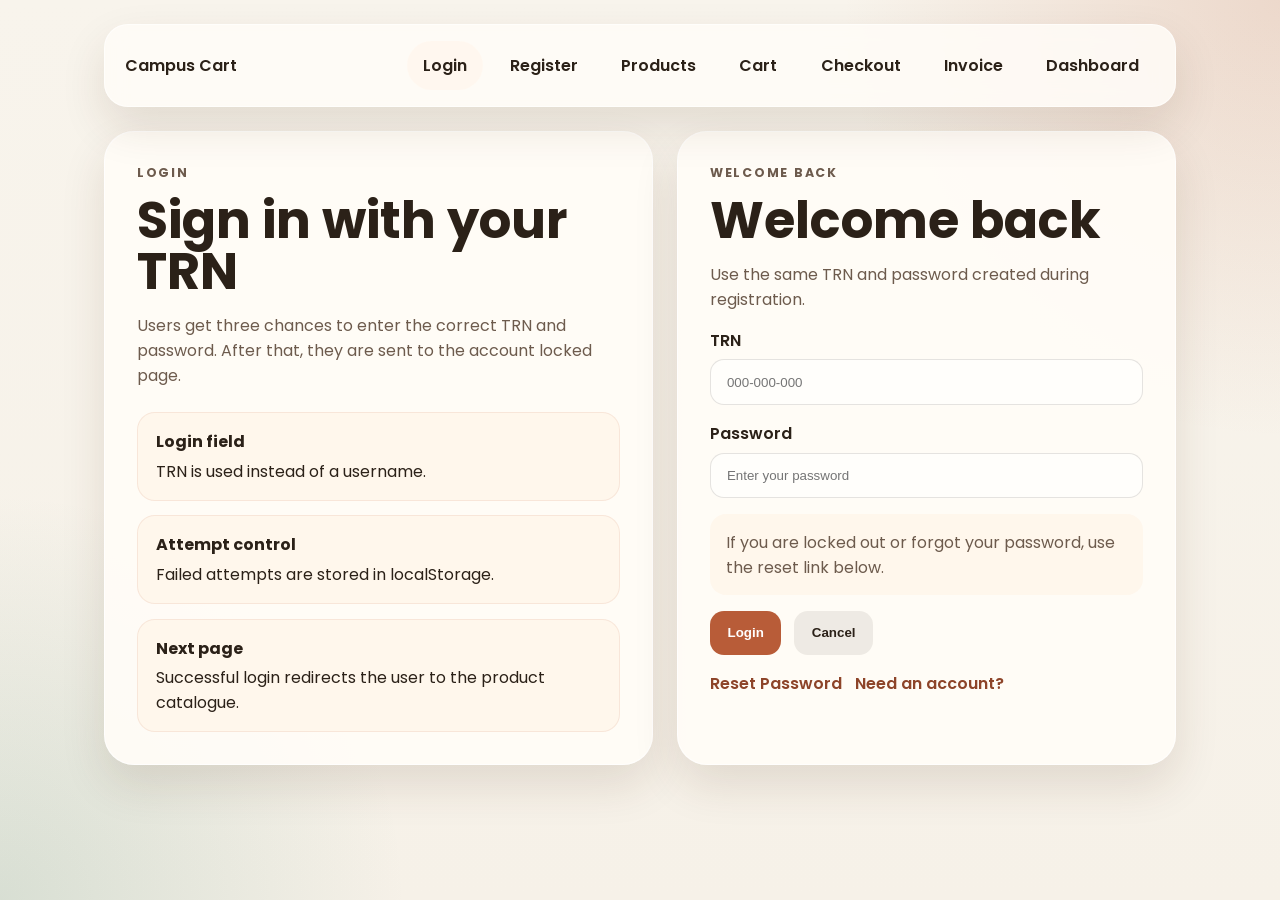
<file: index.html>
<!DOCTYPE html>
<html lang="en">
<head>
    <meta charset="UTF-8">
    <meta name="viewport" content="width=device-width, initial-scale=1.0">
    <title>Campus Cart | Login</title>
    <link rel="preconnect" href="https://fonts.googleapis.com">
    <link rel="preconnect" href="https://fonts.gstatic.com" crossorigin>
    <link href="https://fonts.googleapis.com/css2?family=Poppins:wght@400;500;600;700&display=swap" rel="stylesheet">
    <link rel="stylesheet" href="auth.css">
</head>
<body>
    <main class="shell">
        <header class="topbar">
            <a href="index.html">Campus Cart</a>
            <nav>
                <a href="index.html" class="active" data-guest-link>Login</a>
                <a href="register.html" data-guest-link>Register</a>
                <a href="product.html">Products</a>
                <a href="cart.html">Cart</a>
                <a href="checkout.html">Checkout</a>
                <a href="invoice.html">Invoice</a>
                <a href="dashboard.html">Dashboard</a>
                <span class="nav-user" data-user-name style="display:none;"></span>
                <a href="#" data-user-link data-logout style="display:none;">Logout</a>
            </nav>
        </header>

        <section class="layout">
            <article class="intro-card">
                <p class="eyebrow">Login</p>
                <h1>Sign in with your TRN</h1>
                <p>
                    Users get three chances to enter the correct TRN and password. After that, they are sent to the account locked page.
                </p>
                <div class="info-list">
                    <div>
                        <strong>Login field</strong>
                        TRN is used instead of a username.
                    </div>
                    <div>
                        <strong>Attempt control</strong>
                        Failed attempts are stored in localStorage.
                    </div>
                    <div>
                        <strong>Next page</strong>
                        Successful login redirects the user to the product catalogue.
                    </div>
                </div>
            </article>

            <article class="form-card">
                <p class="eyebrow">Welcome Back</p>
                <h1>Welcome back</h1>
                <p>Use the same TRN and password created during registration.</p>

                <div id="loginMessage" class="hidden"></div>

                <form id="loginForm" novalidate>
                    <div class="field">
                        <label for="loginTrn">TRN</label>
                        <input id="loginTrn" name="trn" type="text" placeholder="000-000-000" maxlength="11" required>
                    </div>

                    <div class="field">
                        <label for="loginPassword">Password</label>
                        <input id="loginPassword" name="password" type="password" placeholder="Enter your password" required>
                    </div>

                    <div class="helper-text">
                        If you are locked out or forgot your password, use the reset link below.
                    </div>

                    <div class="actions">
                        <button class="primary-button" type="submit">Login</button>
                        <button class="secondary-button" id="loginCancel" type="button">Cancel</button>
                    </div>

                    <div class="link-row">
                        <a href="reset-password.html">Reset Password</a>
                        <a href="register.html">Need an account?</a>
                    </div>
                </form>
            </article>
        </section>
    </main>

    <script src="auth.js"></script>
    <script src="nav.js"></script>
</body>
</html>
</file>
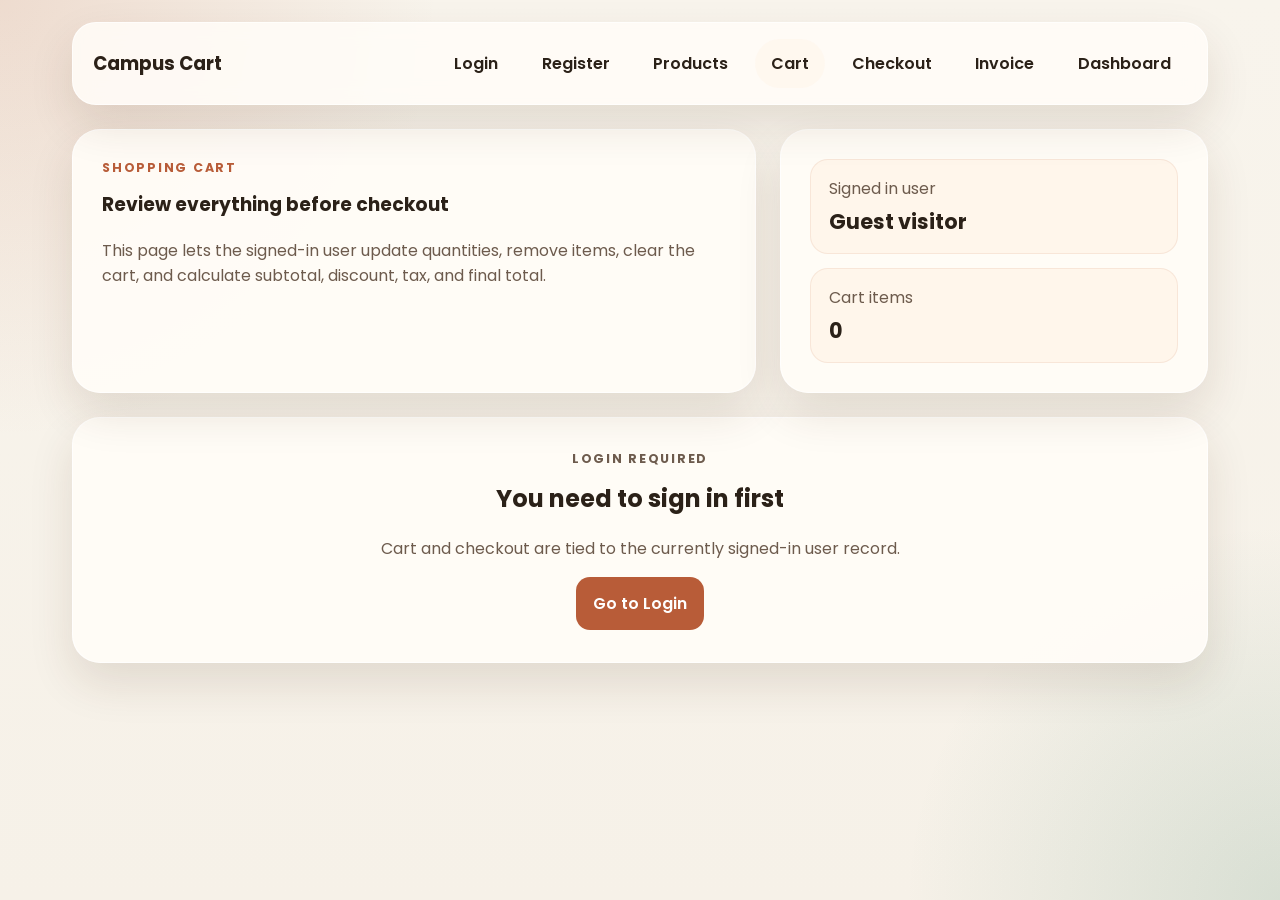
<file: cart.html>
<!DOCTYPE html>
<html lang="en">
<head>
    <meta charset="UTF-8">
    <meta name="viewport" content="width=device-width, initial-scale=1.0">
    <title>Campus Cart | Shopping Cart</title>
    <link rel="preconnect" href="https://fonts.googleapis.com">
    <link rel="preconnect" href="https://fonts.gstatic.com" crossorigin>
    <link href="https://fonts.googleapis.com/css2?family=Poppins:wght@400;500;600;700&display=swap" rel="stylesheet">
    <link rel="stylesheet" href="cart.css">
</head>
<body>
    <main class="shell">
        <header class="topbar">
            <a class="brand" href="product.html">Campus Cart</a>
            <nav>
                <a href="index.html" data-guest-link>Login</a>
                <a href="register.html" data-guest-link>Register</a>
                <span class="nav-user" data-user-name style="display:none;"></span>
                <a href="product.html">Products</a>
                <a href="cart.html" class="active">Cart</a>
                <a href="checkout.html">Checkout</a>
                <a href="invoice.html">Invoice</a>
                <a href="dashboard.html">Dashboard</a>
                <a href="#" data-user-link data-logout style="display:none;">Logout</a>
            </nav>
        </header>

        <section class="hero">
            <article class="card">
                <p class="eyebrow">Shopping Cart</p>
                <h1>Review everything before checkout</h1>
                <p class="hero-copy">
                    This page lets the signed-in user update quantities, remove items, clear the cart, and calculate subtotal, discount, tax, and final total.
                </p>
            </article>

            <aside class="card stats">
                <div class="stat-box">
                    <span class="stat-label">Signed in user</span>
                    <span id="cartUserName" class="stat-value">Guest visitor</span>
                </div>
                <div class="stat-box">
                    <span class="stat-label">Cart items</span>
                    <span id="cartItemCount" class="stat-value">0</span>
                </div>
            </aside>
        </section>

        <section id="cartLayout" class="layout hidden">
            <article class="card">
                <h2>Your items</h2>
                <div id="cartItems" class="items-list"></div>
            </article>

            <aside class="card">
                <h2>Cart summary</h2>
                <div class="summary-lines">
                    <div class="summary-row"><span>Subtotal</span><span id="subtotalValue">$0.00</span></div>
                    <div class="summary-row"><span>Discount</span><span id="discountValue">$0.00</span></div>
                    <div class="summary-row"><span>Tax</span><span id="taxValue">$0.00</span></div>
                    <div class="summary-total"><span>Total</span><span id="totalValue">$0.00</span></div>
                </div>

                <div class="action-stack">
                    <button id="clearCartBtn" class="danger-button" type="button">Clear All</button>
                    <a href="checkout.html" id="checkoutBtn" class="primary-button">Check Out</a>
                    <a href="product.html" class="secondary-button">Close</a>
                </div>

                <p class="inline-note">
                    Discount rule used here: 10% off any line item with quantity 3 or more. Tax is calculated at 15%.
                </p>
            </aside>
        </section>

        <section id="emptyState" class="card empty-card hidden">
            <p class="eyebrow">Status</p>
            <h2>Your cart is empty</h2>
            <p>Add products from the catalogue before continuing to checkout.</p>
            <a href="product.html" class="primary-button">Back to Products</a>
        </section>

        <section id="guestState" class="card empty-card hidden">
            <p class="eyebrow">Login Required</p>
            <h2>You need to sign in first</h2>
            <p>Cart and checkout are tied to the currently signed-in user record.</p>
            <a href="index.html" class="primary-button">Go to Login</a>
        </section>
    </main>

    <script src="cart.js"></script>
    <script src="nav.js"></script>
</body>
</html>
</file>
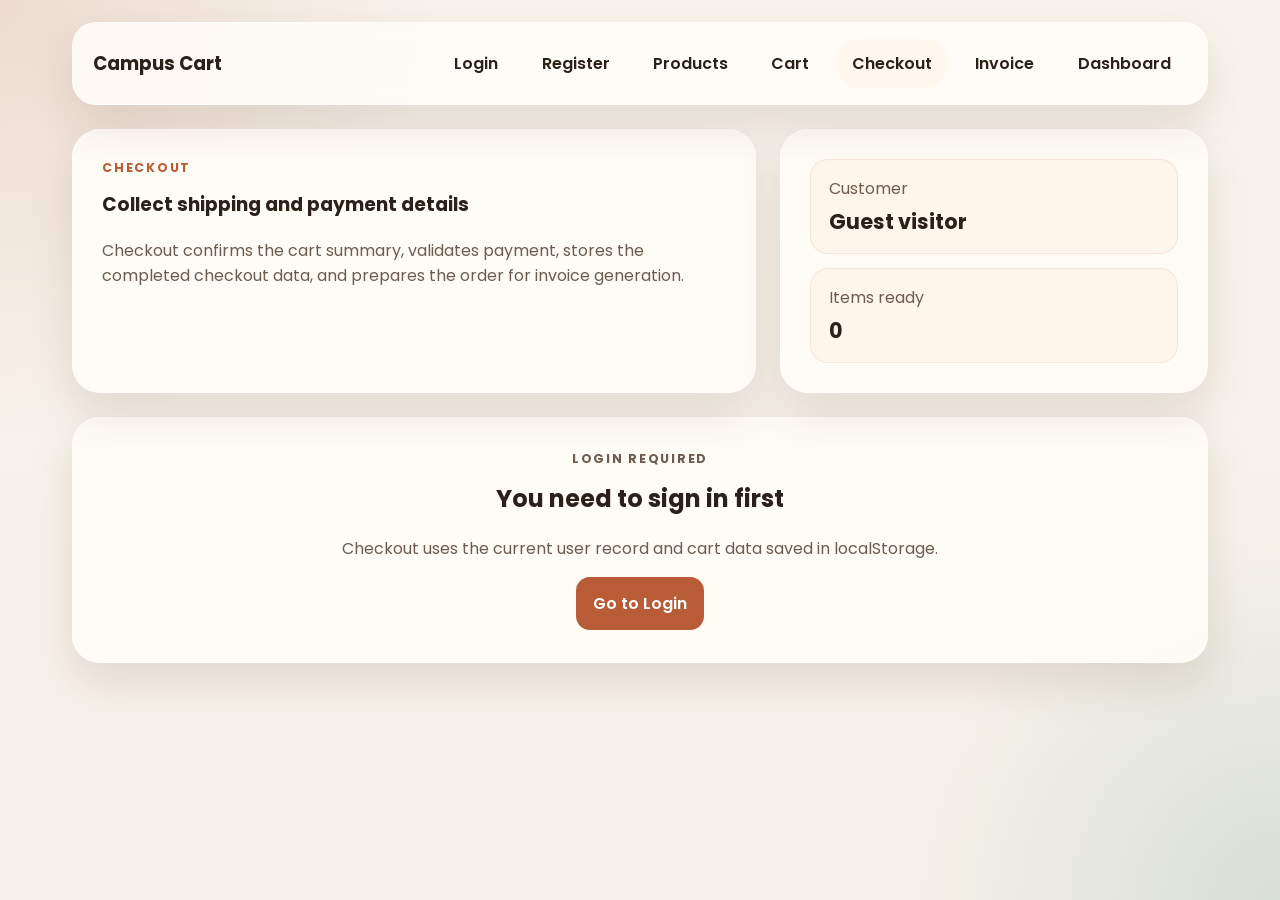
<file: checkout.html>
<!DOCTYPE html>
<html lang="en">
<head>
    <meta charset="UTF-8">
    <meta name="viewport" content="width=device-width, initial-scale=1.0">
    <title>Campus Cart | Checkout</title>
    <link rel="preconnect" href="https://fonts.googleapis.com">
    <link rel="preconnect" href="https://fonts.gstatic.com" crossorigin>
    <link href="https://fonts.googleapis.com/css2?family=Poppins:wght@400;500;600;700&display=swap" rel="stylesheet">
    <link rel="stylesheet" href="cart.css">
</head>
<body>
    <main class="shell">
        <header class="topbar">
            <a class="brand" href="product.html">Campus Cart</a>
            <nav>
                <a href="index.html" data-guest-link>Login</a>
                <a href="register.html" data-guest-link>Register</a>
                <span class="nav-user" data-user-name style="display:none;"></span>
                <a href="product.html">Products</a>
                <a href="cart.html">Cart</a>
                <a href="checkout.html" class="active">Checkout</a>
                <a href="invoice.html">Invoice</a>
                <a href="dashboard.html">Dashboard</a>
                <a href="#" data-user-link data-logout style="display:none;">Logout</a>
            </nav>
        </header>

        <section class="hero">
            <article class="card">
                <p class="eyebrow">Checkout</p>
                <h1>Collect shipping and payment details</h1>
                <p class="hero-copy">
                    Checkout confirms the cart summary, validates payment, stores the completed checkout data, and prepares the order for invoice generation.
                </p>
            </article>

            <aside class="card stats">
                <div class="stat-box">
                    <span class="stat-label">Customer</span>
                    <span id="checkoutUserName" class="stat-value">Guest visitor</span>
                </div>
                <div class="stat-box">
                    <span class="stat-label">Items ready</span>
                    <span id="checkoutItemCount" class="stat-value">0</span>
                </div>
            </aside>
        </section>

        <section id="checkoutContent" class="checkout-grid hidden">
            <article class="card">
                <h2>Shipping and payment form</h2>
                <div id="checkoutMessage" class="hidden"></div>

                <form id="checkoutForm" novalidate>
                    <div class="field-grid">
                        <div class="field">
                            <label for="fullName">Full Name</label>
                            <input id="fullName" name="fullName" type="text" required>
                        </div>

                        <div class="field">
                            <label for="phone">Phone Number</label>
                            <input id="phone" name="phone" type="tel" required>
                        </div>

                        <div class="field">
                            <label for="email">Email Address</label>
                            <input id="email" name="email" type="email" required>
                        </div>

                        <div class="field">
                            <label for="parish">Parish</label>
                            <select id="parish" name="parish" required>
                                <option value="">Select parish</option>
                                <option value="Kingston">Kingston</option>
                                <option value="St. Andrew">St. Andrew</option>
                                <option value="St. Catherine">St. Catherine</option>
                                <option value="Clarendon">Clarendon</option>
                                <option value="Manchester">Manchester</option>
                                <option value="St. James">St. James</option>
                            </select>
                        </div>

                        <div class="field full">
                            <label for="address">Delivery Address</label>
                            <textarea id="address" name="address" required></textarea>
                        </div>

                        <div class="field">
                            <label for="paymentMethod">Payment Method</label>
                            <select id="paymentMethod" name="paymentMethod" required>
                                <option value="">Select payment method</option>
                                <option value="Debit Card">Debit Card</option>
                                <option value="Credit Card">Credit Card</option>
                                <option value="Cash on Delivery">Cash on Delivery</option>
                                <option value="Bank Transfer">Bank Transfer</option>
                            </select>
                        </div>

                        <div class="field">
                            <label for="amountPaid">Amount Being Paid</label>
                            <input id="amountPaid" name="amountPaid" type="number" min="0" step="0.01" required>
                        </div>

                        <div class="field full">
                            <label for="notes">Order Notes</label>
                            <textarea id="notes" name="notes" placeholder="Optional delivery notes"></textarea>
                        </div>
                    </div>

                    <div class="action-stack">
                        <button class="primary-button" type="submit">Confirm Checkout</button>
                        <a href="cart.html" class="secondary-button">Cancel</a>
                    </div>
                </form>
            </article>

            <aside class="card">
                <h2>Order summary</h2>
                <div id="checkoutItems" class="items-list"></div>
                <div class="summary-lines">
                    <div class="summary-row"><span>Subtotal</span><span id="checkoutSubtotal">$0.00</span></div>
                    <div class="summary-row"><span>Discount</span><span id="checkoutDiscount">$0.00</span></div>
                    <div class="summary-row"><span>Tax</span><span id="checkoutTax">$0.00</span></div>
                    <div class="summary-total"><span>Total</span><span id="checkoutTotal">$0.00</span></div>
                </div>
                <p class="inline-note">
                    When confirmed, the checkout is stored under <code>PendingCheckout</code> and appended to <code>AllCheckouts</code> for invoice generation.
                </p>
            </aside>
        </section>

        <section id="checkoutGuestState" class="card empty-card hidden">
            <p class="eyebrow">Login Required</p>
            <h2>You need to sign in first</h2>
            <p>Checkout uses the current user record and cart data saved in localStorage.</p>
            <a href="index.html" class="primary-button">Go to Login</a>
        </section>

        <section id="checkoutEmptyState" class="card empty-card hidden">
            <p class="eyebrow">No Items</p>
            <h2>Your cart is empty</h2>
            <p>Add items to the cart before opening checkout.</p>
            <a href="product.html" class="primary-button">Back to Products</a>
        </section>
    </main>

    <script src="checkout.js"></script>
    <script src="nav.js"></script>
</body>
</html>
</file>
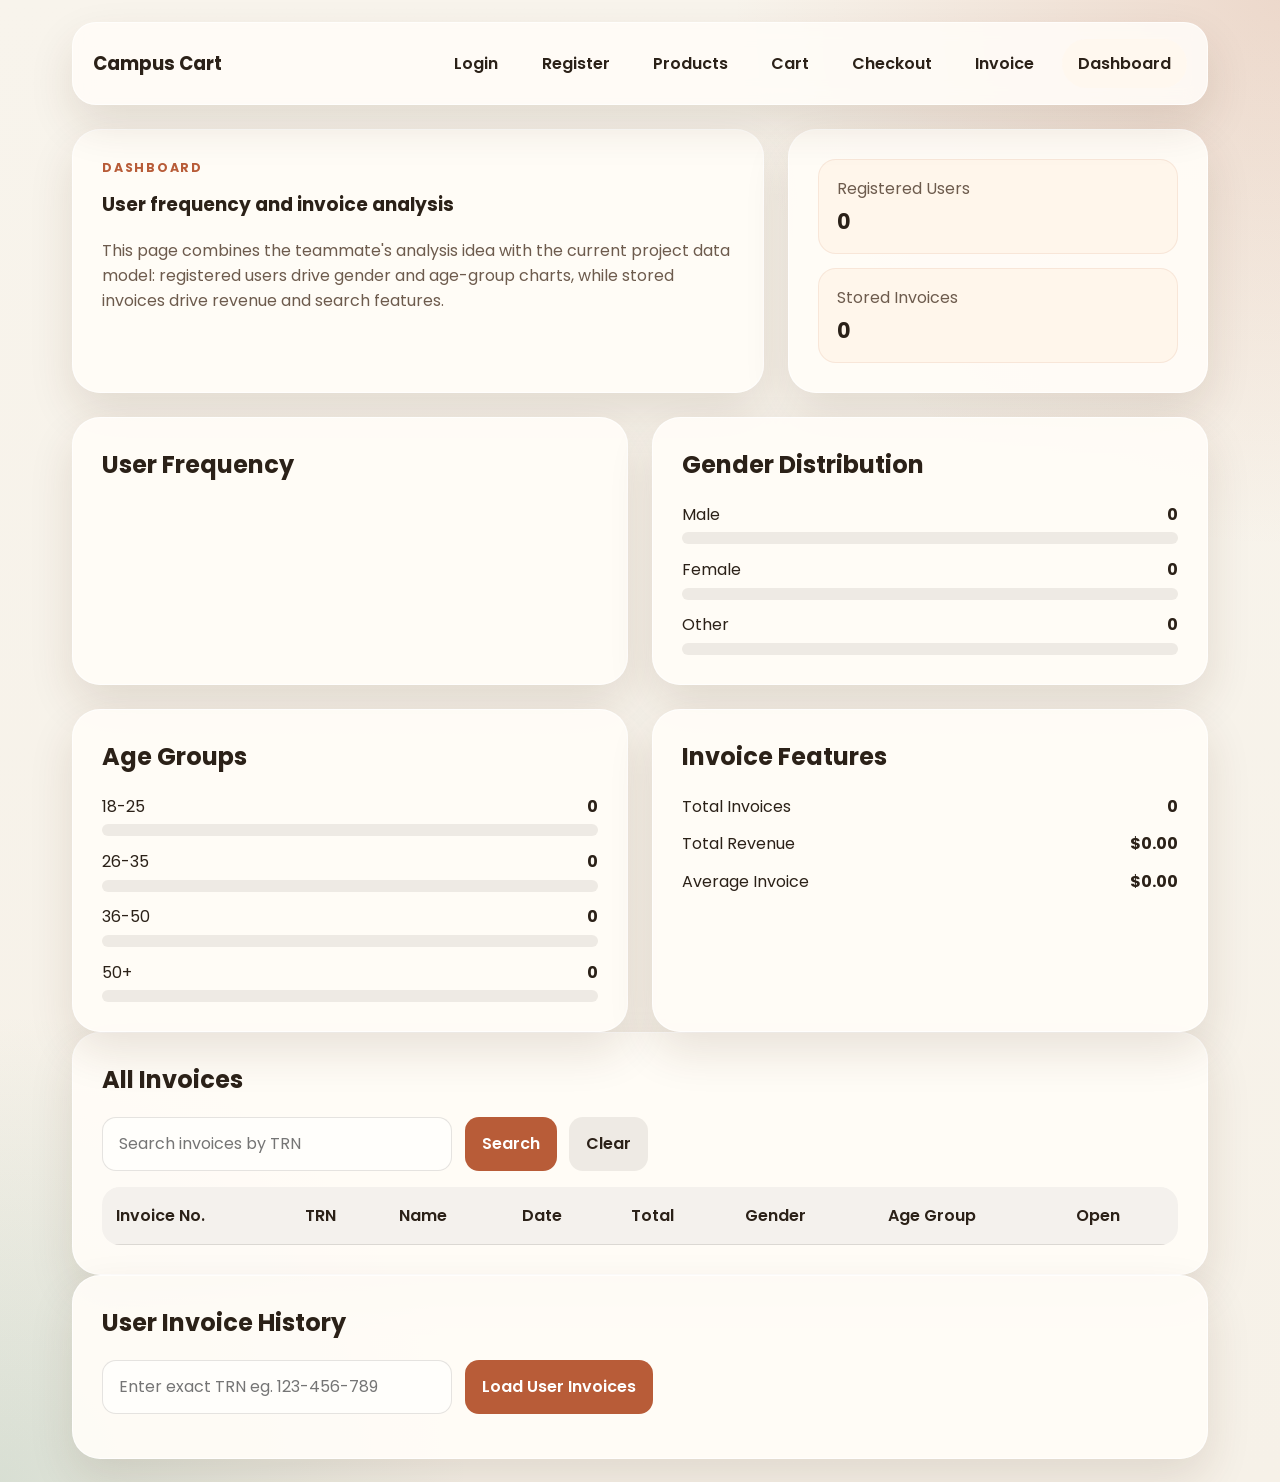
<file: dashboard.html>
<!DOCTYPE html>
<html lang="en">
<head>
    <meta charset="UTF-8">
    <meta name="viewport" content="width=device-width, initial-scale=1.0">
    <title>Campus Cart | Dashboard</title>
    <link rel="preconnect" href="https://fonts.googleapis.com">
    <link rel="preconnect" href="https://fonts.gstatic.com" crossorigin>
    <link href="https://fonts.googleapis.com/css2?family=Poppins:wght@400;500;600;700&display=swap" rel="stylesheet">
    <link rel="stylesheet" href="records.css">
</head>
<body>
    <main class="shell">
        <header class="topbar">
            <a class="brand" href="product.html">Campus Cart</a>
            <nav>
                <a href="index.html" data-guest-link>Login</a>
                <a href="register.html" data-guest-link>Register</a>
                <span class="nav-user" data-user-name style="display:none;"></span>
                <a href="product.html">Products</a>
                <a href="cart.html">Cart</a>
                <a href="checkout.html">Checkout</a>
                <a href="invoice.html">Invoice</a>
                <a href="dashboard.html" class="active">Dashboard</a>
                <a href="#" data-user-link data-logout style="display:none;">Logout</a>
            </nav>
        </header>

        <section class="hero">
            <article class="card">
                <p class="eyebrow">Dashboard</p>
                <h1>User frequency and invoice analysis</h1>
                <p class="hero-copy">
                    This page combines the teammate's analysis idea with the current project data model:
                    registered users drive gender and age-group charts, while stored invoices drive revenue and search features.
                </p>
            </article>

            <aside class="card stats">
                <div class="stat-box">
                    <span class="stat-label">Registered Users</span>
                    <span id="registeredUsersCount" class="stat-value">0</span>
                </div>
                <div class="stat-box">
                    <span class="stat-label">Stored Invoices</span>
                    <span id="storedInvoicesCount" class="stat-value">0</span>
                </div>
            </aside>
        </section>

        <section class="grid">
            <article class="card">
                <h2>User Frequency</h2>
                <div id="frequencyChart" class="chart-list"></div>
            </article>

            <article class="card">
                <h2>Gender Distribution</h2>
                <div id="genderChart" class="chart-list"></div>
            </article>

            <article class="card">
                <h2>Age Groups</h2>
                <div id="ageChart" class="chart-list"></div>
            </article>

            <article class="card">
                <h2>Invoice Features</h2>
                <div id="invoiceFeatures" class="invoice-feature-list"></div>
            </article>
        </section>

        <section class="card">
            <h2>All Invoices</h2>
            <div class="search-row">
                <input id="searchTRN" type="text" placeholder="Search invoices by TRN">
                <button id="searchButton" class="primary-button" type="button">Search</button>
                <button id="clearSearchButton" class="secondary-button" type="button">Clear</button>
            </div>
            <div class="table-wrap">
                <table class="records-table">
                    <thead>
                        <tr>
                            <th>Invoice No.</th>
                            <th>TRN</th>
                            <th>Name</th>
                            <th>Date</th>
                            <th>Total</th>
                            <th>Gender</th>
                            <th>Age Group</th>
                            <th>Open</th>
                        </tr>
                    </thead>
                    <tbody id="invoiceTableBody"></tbody>
                </table>
            </div>
        </section>

        <section class="card">
            <h2>User Invoice History</h2>
            <div class="search-row">
                <input id="userInvoiceTrn" type="text" placeholder="Enter exact TRN eg. 123-456-789">
                <button id="loadUserInvoicesButton" class="primary-button" type="button">Load User Invoices</button>
            </div>
            <div id="userInvoicesResult" class="user-invoice-list"></div>
        </section>
    </main>

    <script src="records.js"></script>
    <script src="dashboard.js"></script>
    <script src="nav.js"></script>
</body>
</html>
</file>
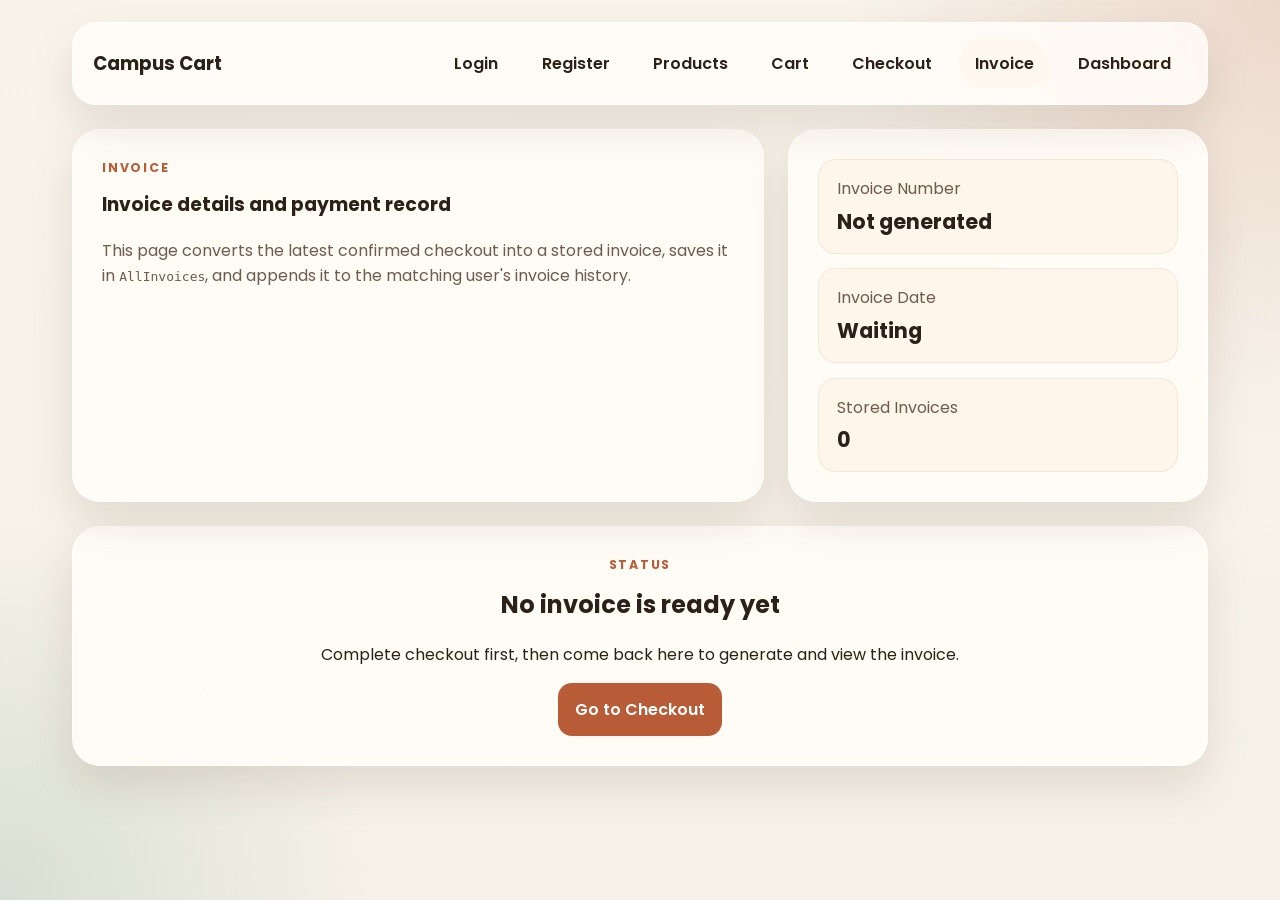
<file: invoice.html>
<!DOCTYPE html>
<html lang="en">
<head>
    <meta charset="UTF-8">
    <meta name="viewport" content="width=device-width, initial-scale=1.0">
    <title>Campus Cart | Invoice</title>
    <link rel="preconnect" href="https://fonts.googleapis.com">
    <link rel="preconnect" href="https://fonts.gstatic.com" crossorigin>
    <link href="https://fonts.googleapis.com/css2?family=Poppins:wght@400;500;600;700&display=swap" rel="stylesheet">
    <link rel="stylesheet" href="records.css">
</head>
<body>
    <main class="shell">
        <header class="topbar">
            <a class="brand" href="product.html">Campus Cart</a>
            <nav>
                <a href="index.html" data-guest-link>Login</a>
                <a href="register.html" data-guest-link>Register</a>
                <span class="nav-user" data-user-name style="display:none;"></span>
                <a href="product.html">Products</a>
                <a href="cart.html">Cart</a>
                <a href="checkout.html">Checkout</a>
                <a href="invoice.html" class="active">Invoice</a>
                <a href="dashboard.html">Dashboard</a>
                <a href="#" data-user-link data-logout style="display:none;">Logout</a>
            </nav>
        </header>

        <section class="hero">
            <article class="card">
                <p class="eyebrow">Invoice</p>
                <h1>Invoice details and payment record</h1>
                <p class="hero-copy">
                    This page converts the latest confirmed checkout into a stored invoice, saves it in <code>AllInvoices</code>,
                    and appends it to the matching user's invoice history.
                </p>
            </article>

            <aside class="card stats">
                <div class="stat-box">
                    <span class="stat-label">Invoice Number</span>
                    <span id="invoiceNumberBadge" class="stat-value">Not generated</span>
                </div>
                <div class="stat-box">
                    <span class="stat-label">Invoice Date</span>
                    <span id="invoiceDateBadge" class="stat-value">Waiting</span>
                </div>
                <div class="stat-box">
                    <span class="stat-label">Stored Invoices</span>
                    <span id="storedInvoiceCount" class="stat-value">0</span>
                </div>
            </aside>
        </section>

        <section id="invoiceContent" class="invoice-layout hidden">
            <article class="card">
                <div class="invoice-header">
                    <div>
                        <p class="eyebrow">Invoice Document</p>
                        <div class="invoice-company">Campus Cart</div>
                        <div class="invoice-contact">
                            <p>Invoice No: <strong id="invoiceNumber"></strong></p>
                            <p>Date: <strong id="invoiceDate"></strong></p>
                            <p>TRN: <strong id="invoiceTrn"></strong></p>
                        </div>
                    </div>
                    <div class="invoice-meta">
                        <p><strong>Ship To</strong></p>
                        <p id="shipName"></p>
                        <p id="shipEmail"></p>
                        <p id="shipPhone"></p>
                        <p id="shipAddress"></p>
                    </div>
                </div>

                <table class="items-table">
                    <thead>
                        <tr>
                            <th>Image</th>
                            <th>Item</th>
                            <th>Qty</th>
                            <th>Subtotal</th>
                            <th>Discount</th>
                            <th>Tax</th>
                            <th>Total</th>
                        </tr>
                    </thead>
                    <tbody id="invoiceItems"></tbody>
                </table>
            </article>

            <aside class="card">
                <h2>Payment summary</h2>
                <div class="totals-list">
                    <div class="total-row"><span>Subtotal</span><span id="summarySubtotal"></span></div>
                    <div class="total-row"><span>Discount</span><span id="summaryDiscount"></span></div>
                    <div class="total-row"><span>Tax</span><span id="summaryTax"></span></div>
                    <div class="grand-total"><span>Total</span><span id="summaryTotal"></span></div>
                    <div class="total-row"><span>Amount Paid</span><span id="summaryPaid"></span></div>
                    <div class="total-row"><span>Change Due</span><span id="summaryChange"></span></div>
                    <div class="total-row"><span>Payment Method</span><span id="summaryMethod"></span></div>
                </div>

                <div class="action-stack">
                    <a href="dashboard.html" class="primary-button">Open Dashboard</a>
                    <a href="product.html" class="secondary-button">Back to Products</a>
                </div>
            </aside>
        </section>

        <section id="invoiceHistoryCard" class="card hidden">
            <h2>Recent invoices</h2>
            <div id="invoiceHistoryList" class="user-invoice-list"></div>
        </section>

        <section id="emptyInvoiceState" class="card empty-card hidden">
            <p class="eyebrow">Status</p>
            <h2>No invoice is ready yet</h2>
            <p>Complete checkout first, then come back here to generate and view the invoice.</p>
            <a href="checkout.html" class="primary-button">Go to Checkout</a>
        </section>
    </main>

    <script src="records.js"></script>
    <script src="invoice.js"></script>
    <script src="nav.js"></script>
</body>
</html>
</file>
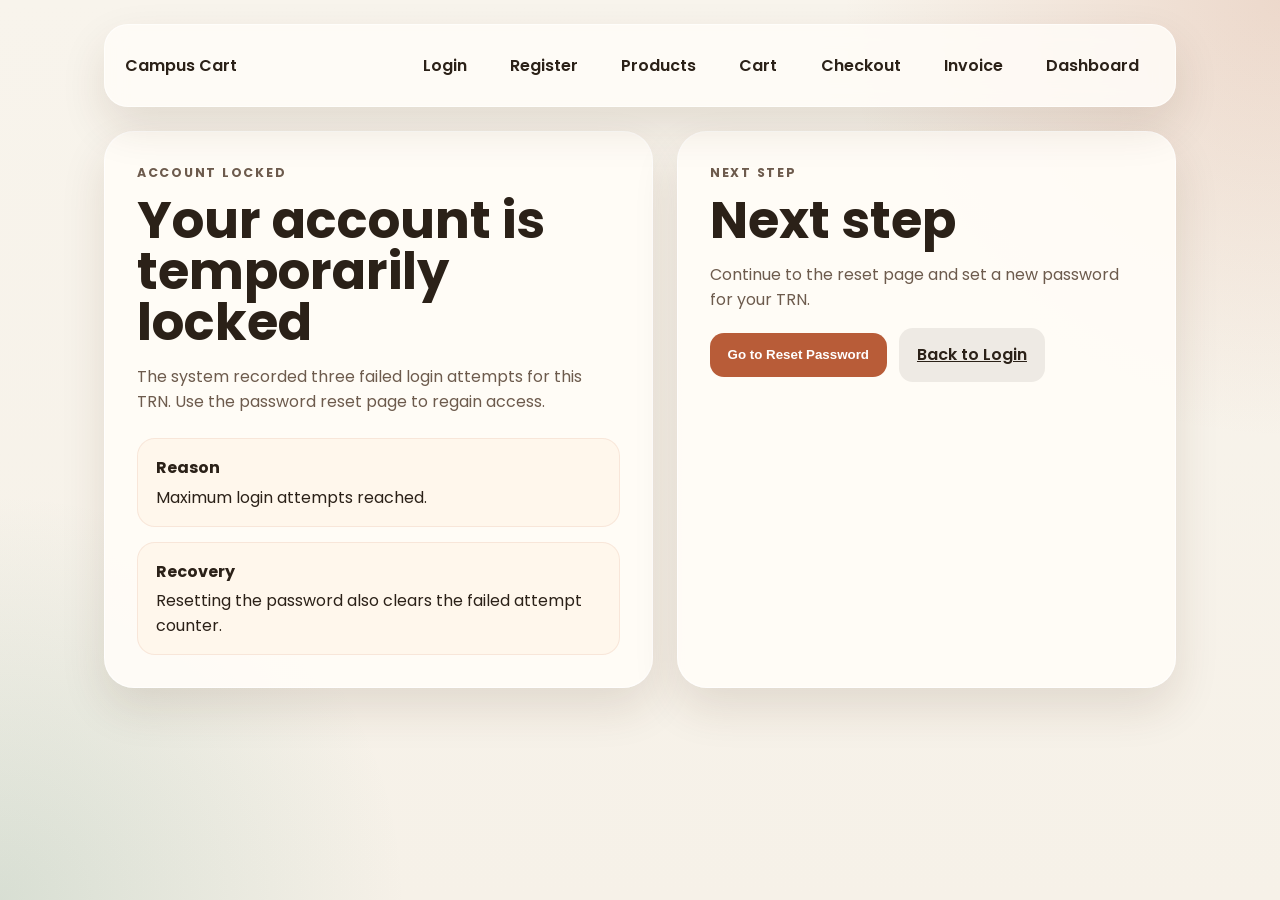
<file: locked.html>
<!DOCTYPE html>
<html lang="en">
<head>
    <meta charset="UTF-8">
    <meta name="viewport" content="width=device-width, initial-scale=1.0">
    <title>Campus Cart | Account Locked</title>
    <link rel="preconnect" href="https://fonts.googleapis.com">
    <link rel="preconnect" href="https://fonts.gstatic.com" crossorigin>
    <link href="https://fonts.googleapis.com/css2?family=Poppins:wght@400;500;600;700&display=swap" rel="stylesheet">
    <link rel="stylesheet" href="auth.css">
</head>
<body>
    <main class="shell">
        <header class="topbar">
            <a href="index.html">Campus Cart</a>
            <nav>
                <a href="index.html" data-guest-link>Login</a>
                <a href="register.html" data-guest-link>Register</a>
                <a href="product.html">Products</a>
                <a href="cart.html">Cart</a>
                <a href="checkout.html">Checkout</a>
                <a href="invoice.html">Invoice</a>
                <a href="dashboard.html">Dashboard</a>
                <span class="nav-user" data-user-name style="display:none;"></span>
                <a href="#" data-user-link data-logout style="display:none;">Logout</a>
            </nav>
        </header>

        <section class="layout">
            <article class="intro-card">
                <p class="eyebrow">Account Locked</p>
                <h1>Your account is temporarily locked</h1>
                <p>
                    The system recorded three failed login attempts for this TRN. Use the password reset page to regain access.
                </p>
                <div class="info-list">
                    <div>
                        <strong>Reason</strong>
                        Maximum login attempts reached.
                    </div>
                    <div>
                        <strong>Recovery</strong>
                        Resetting the password also clears the failed attempt counter.
                    </div>
                </div>
            </article>

            <article class="form-card">
                <p class="eyebrow">Next Step</p>
                <h1>Next step</h1>
                <p>Continue to the reset page and set a new password for your TRN.</p>

                <div class="actions">
                    <button class="primary-button" id="goToReset" type="button">Go to Reset Password</button>
                    <a class="secondary-button" href="index.html">Back to Login</a>
                </div>
            </article>
        </section>
    </main>

    <script src="auth.js"></script>
    <script src="nav.js"></script>
</body>
</html>
</file>
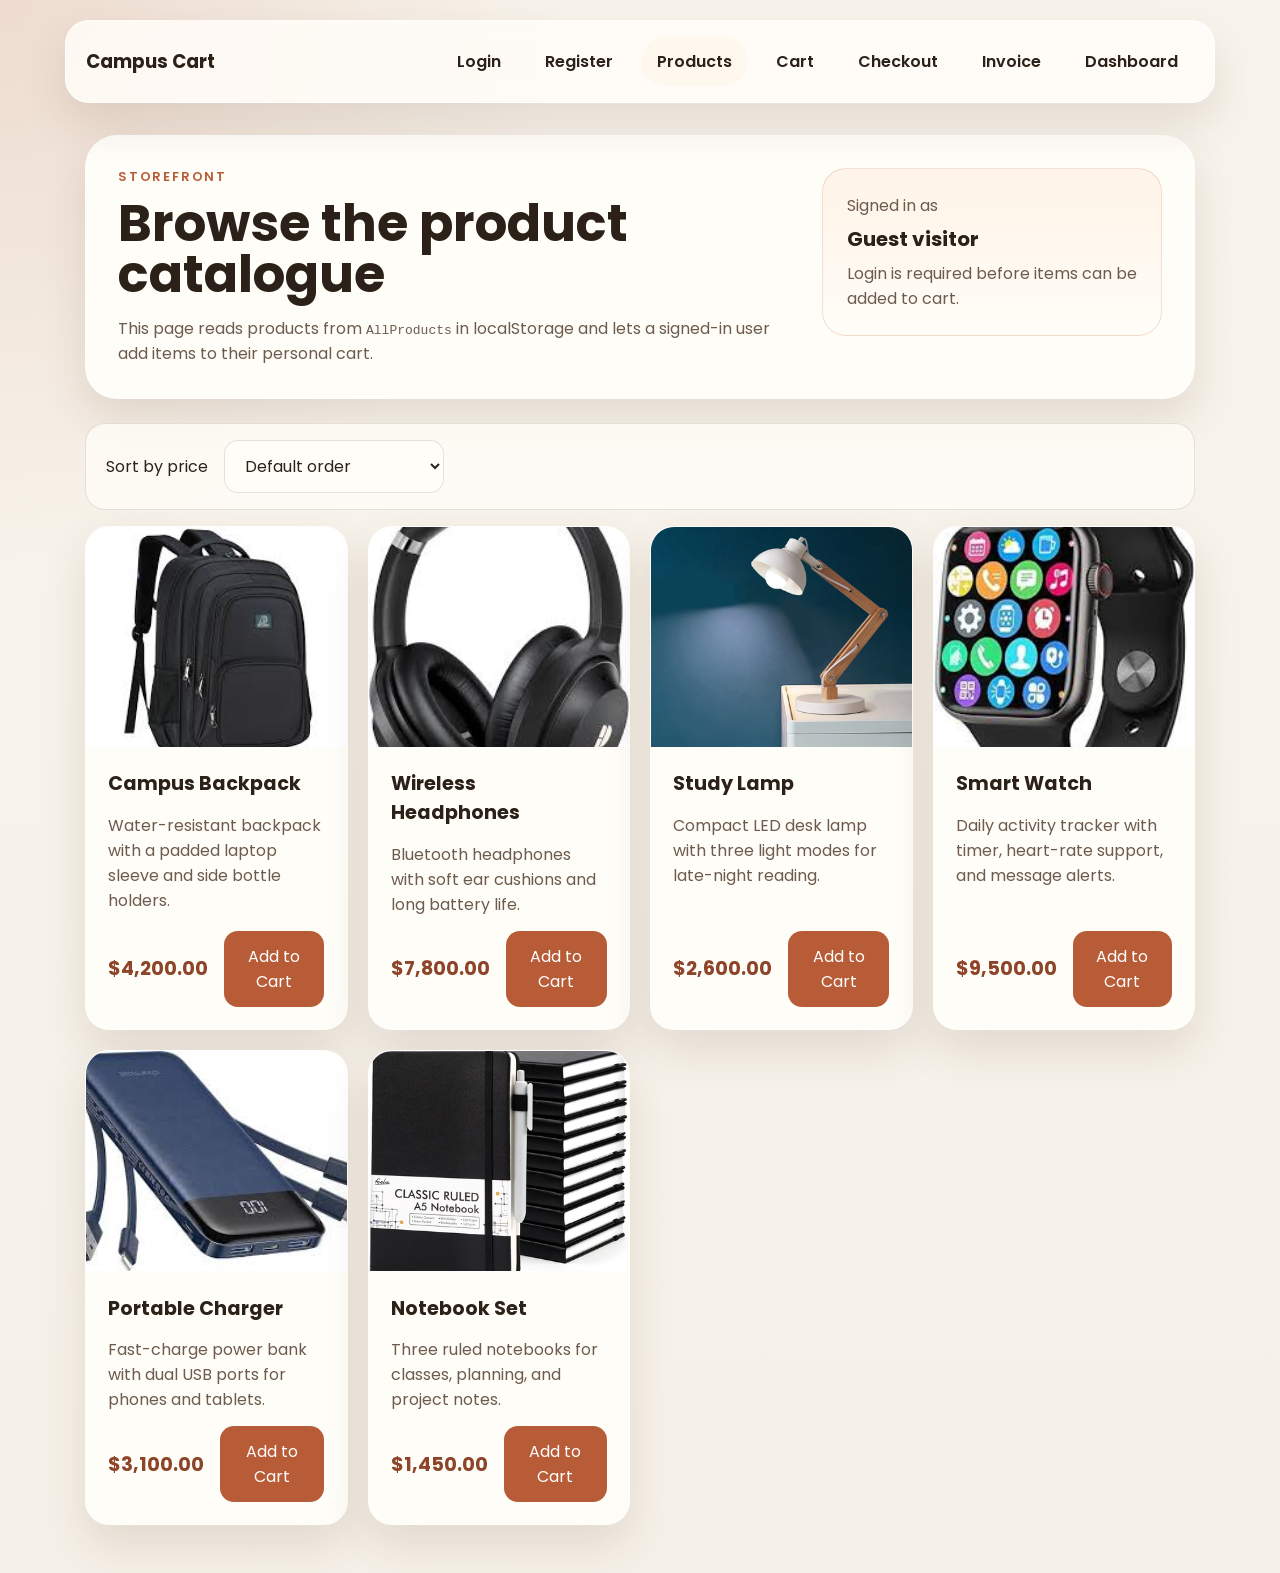
<file: product.html>
<!DOCTYPE html>
<html lang="en">
<head>
    <meta charset="UTF-8">
    <meta name="viewport" content="width=device-width, initial-scale=1.0">
    <title>Campus Cart | Product Catalogue</title>
    <link rel="preconnect" href="https://fonts.googleapis.com">
    <link rel="preconnect" href="https://fonts.gstatic.com" crossorigin>
    <link href="https://fonts.googleapis.com/css2?family=Poppins:wght@400;500;600;700&display=swap" rel="stylesheet">
    <link rel="stylesheet" href="product.css">
</head>
<body>
    <header class="site-header">
        <nav class="navbar">
            <a class="brand" href="product.html">Campus Cart</a>
            <div class="nav-links">
                <a href="index.html" data-guest-link>Login</a>
                <a href="register.html" data-guest-link>Register</a>
                <span class="nav-user" data-user-name style="display:none;"></span>
                <a href="product.html" class="active">Products</a>
                <a href="cart.html">Cart</a>
                <a href="checkout.html">Checkout</a>
                <a href="invoice.html">Invoice</a>
                <a href="dashboard.html">Dashboard</a>
                <a href="#" id="logoutBtn" class="ghost-button" data-user-link data-logout style="display:none;">Logout</a>
            </div>
        </nav>
    </header>

    <main class="page-shell">
        <section class="hero-card">
            <div>
                <p class="eyebrow">Storefront</p>
                <h1>Browse the product catalogue</h1>
                <p class="hero-copy">
                    This page reads products from <code>AllProducts</code> in localStorage and lets a signed-in user add items to their personal cart.
                </p>
            </div>
            <aside class="status-panel">
                <p class="status-label">Signed in as</p>
                <p id="welcomeUser" class="status-value">Guest visitor</p>
                <p class="status-note">Login is required before items can be added to cart.</p>
            </aside>
        </section>

        <section class="toolbar">
            <label for="priceFilter">Sort by price</label>
            <select id="priceFilter">
                <option value="default">Default order</option>
                <option value="low-high">Low to high</option>
                <option value="high-low">High to low</option>
            </select>
        </section>

        <section class="products-section">
            <div id="productContainer" class="product-grid"></div>
            <div id="noProducts" class="empty-state hidden">
                <h2>No products available</h2>
                <p>Add items to <code>AllProducts</code> or refresh the page to re-seed the default catalogue.</p>
            </div>
        </section>
    </main>

    <div id="toast" class="toast hidden" role="status" aria-live="polite"></div>

    <script src="product.js"></script>
    <script src="nav.js"></script>
</body>
</html>
</file>
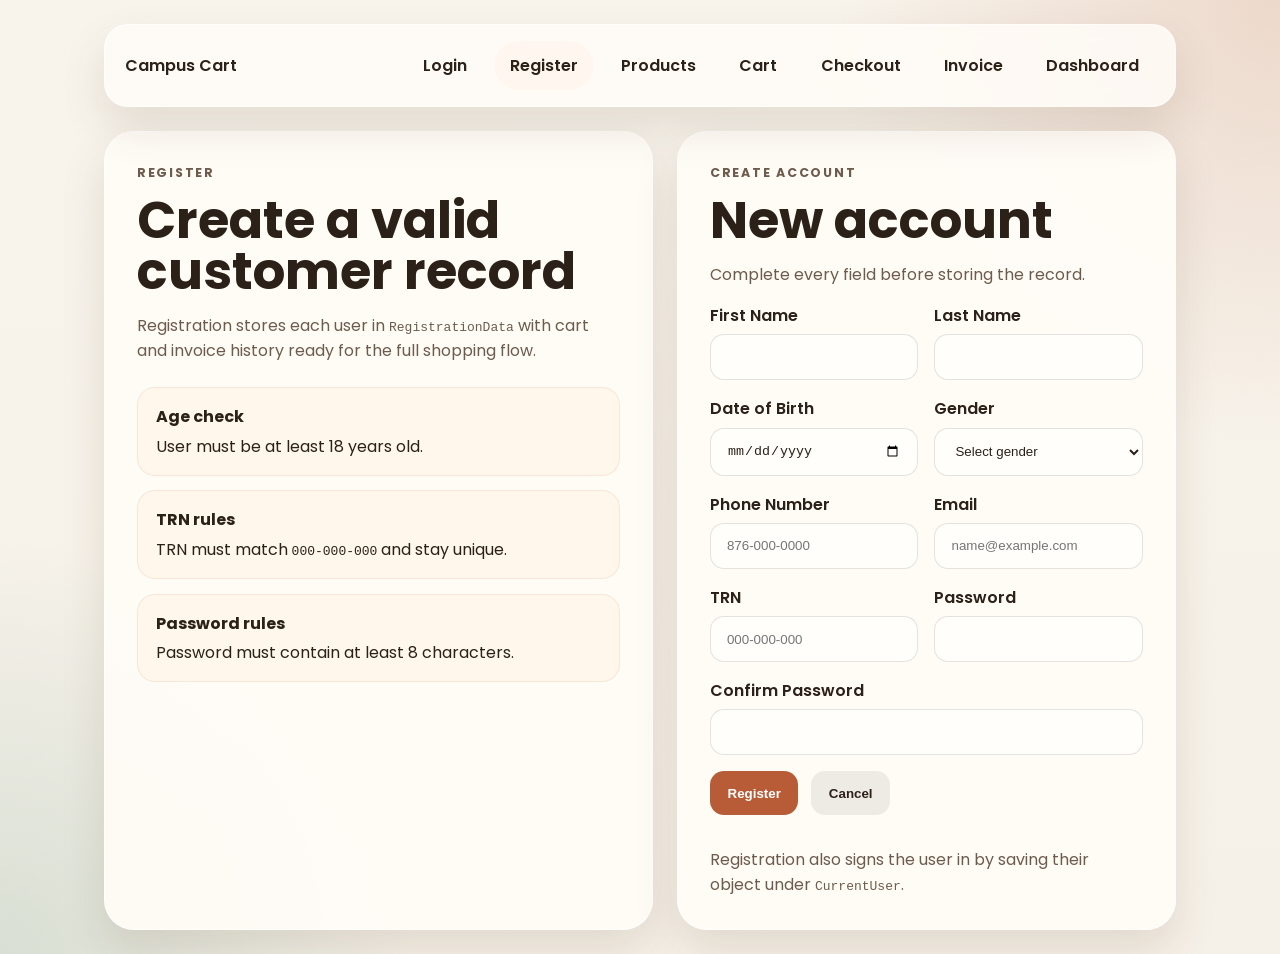
<file: register.html>
<!DOCTYPE html>
<html lang="en">
<head>
    <meta charset="UTF-8">
    <meta name="viewport" content="width=device-width, initial-scale=1.0">
    <title>Campus Cart | Register</title>
    <link rel="preconnect" href="https://fonts.googleapis.com">
    <link rel="preconnect" href="https://fonts.gstatic.com" crossorigin>
    <link href="https://fonts.googleapis.com/css2?family=Poppins:wght@400;500;600;700&display=swap" rel="stylesheet">
    <link rel="stylesheet" href="auth.css">
</head>
<body>
    <main class="shell">
        <header class="topbar">
            <a href="index.html">Campus Cart</a>
            <nav>
                <a href="index.html" data-guest-link>Login</a>
                <a href="register.html" class="active" data-guest-link>Register</a>
                <a href="product.html">Products</a>
                <a href="cart.html">Cart</a>
                <a href="checkout.html">Checkout</a>
                <a href="invoice.html">Invoice</a>
                <a href="dashboard.html">Dashboard</a>
                <span class="nav-user" data-user-name style="display:none;"></span>
                <a href="#" data-user-link data-logout style="display:none;">Logout</a>
            </nav>
        </header>

        <section class="layout">
            <article class="intro-card">
                <p class="eyebrow">Register</p>
                <h1>Create a valid customer record</h1>
                <p>
                    Registration stores each user in <code>RegistrationData</code> with cart and invoice history ready for the full shopping flow.
                </p>
                <div class="info-list">
                    <div>
                        <strong>Age check</strong>
                        User must be at least 18 years old.
                    </div>
                    <div>
                        <strong>TRN rules</strong>
                        TRN must match <code>000-000-000</code> and stay unique.
                    </div>
                    <div>
                        <strong>Password rules</strong>
                        Password must contain at least 8 characters.
                    </div>
                </div>
            </article>

            <article class="form-card">
                <p class="eyebrow">Create Account</p>
                <h1>New account</h1>
                <p>Complete every field before storing the record.</p>

                <div id="registerMessage" class="hidden"></div>

                <form id="registerForm" novalidate>
                    <div class="field-grid">
                        <div class="field">
                            <label for="firstName">First Name</label>
                            <input id="firstName" name="firstName" type="text" required>
                        </div>

                        <div class="field">
                            <label for="lastName">Last Name</label>
                            <input id="lastName" name="lastName" type="text" required>
                        </div>

                        <div class="field">
                            <label for="dob">Date of Birth</label>
                            <input id="dob" name="dob" type="date" required>
                        </div>

                        <div class="field">
                            <label for="gender">Gender</label>
                            <select id="gender" name="gender" required>
                                <option value="">Select gender</option>
                                <option value="Male">Male</option>
                                <option value="Female">Female</option>
                                <option value="Other">Other</option>
                            </select>
                        </div>

                        <div class="field">
                            <label for="phone">Phone Number</label>
                            <input id="phone" name="phone" type="tel" placeholder="876-000-0000" required>
                        </div>

                        <div class="field">
                            <label for="email">Email</label>
                            <input id="email" name="email" type="email" placeholder="name@example.com" required>
                        </div>

                        <div class="field">
                            <label for="trn">TRN</label>
                            <input id="trn" name="trn" type="text" placeholder="000-000-000" maxlength="11" required>
                        </div>

                        <div class="field">
                            <label for="password">Password</label>
                            <input id="password" name="password" type="password" minlength="8" required>
                        </div>

                        <div class="field full">
                            <label for="confirmPassword">Confirm Password</label>
                            <input id="confirmPassword" name="confirmPassword" type="password" minlength="8" required>
                        </div>
                    </div>

                    <div class="actions">
                        <button class="primary-button" type="submit">Register</button>
                        <button class="secondary-button" id="registerCancel" type="button">Cancel</button>
                    </div>

                    <div class="page-note">
                        Registration also signs the user in by saving their object under <code>CurrentUser</code>.
                    </div>
                </form>
            </article>
        </section>
    </main>

    <script src="auth.js"></script>
    <script src="nav.js"></script>
</body>
</html>
</file>
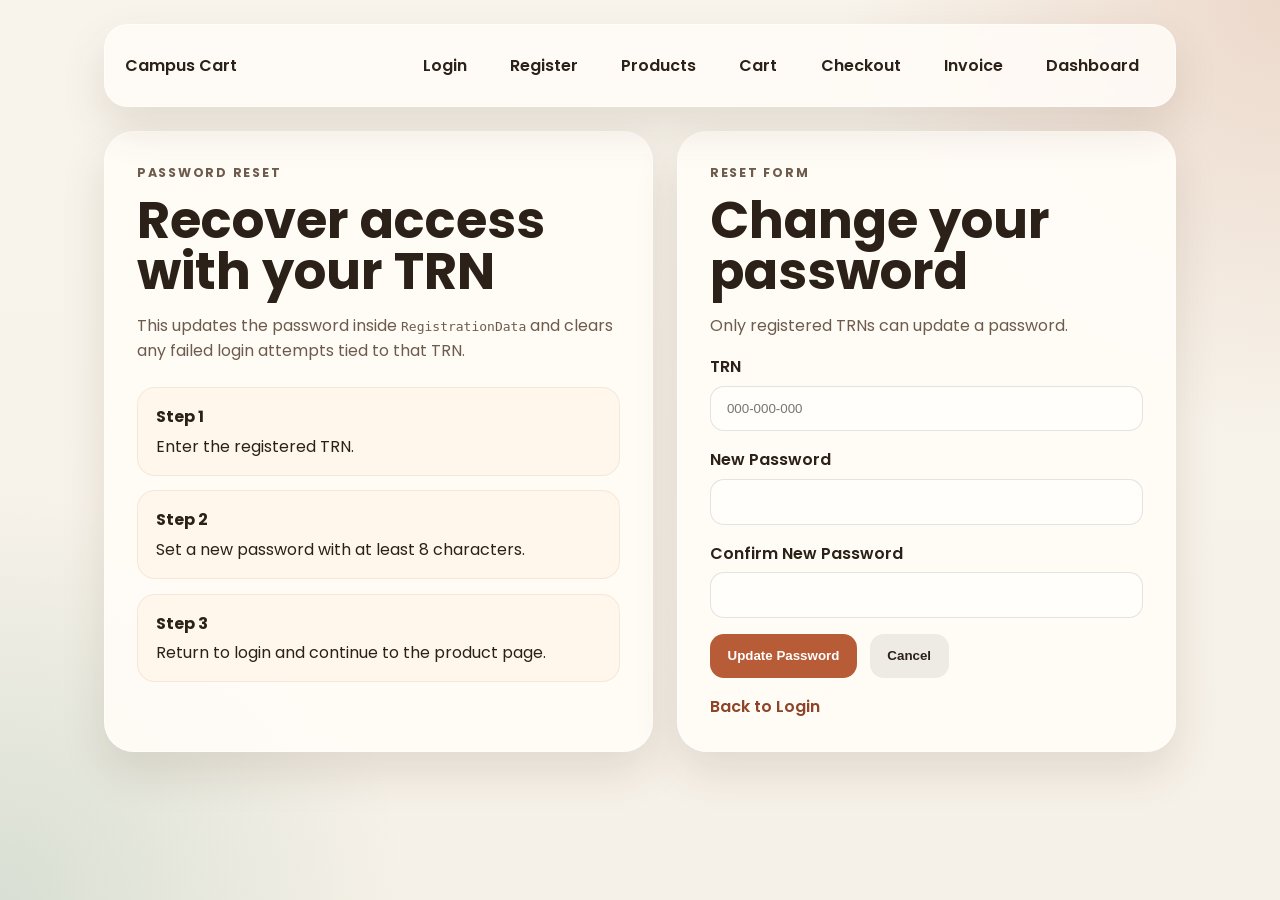
<file: reset-password.html>
<!DOCTYPE html>
<html lang="en">
<head>
    <meta charset="UTF-8">
    <meta name="viewport" content="width=device-width, initial-scale=1.0">
    <title>Campus Cart | Reset Password</title>
    <link rel="preconnect" href="https://fonts.googleapis.com">
    <link rel="preconnect" href="https://fonts.gstatic.com" crossorigin>
    <link href="https://fonts.googleapis.com/css2?family=Poppins:wght@400;500;600;700&display=swap" rel="stylesheet">
    <link rel="stylesheet" href="auth.css">
</head>
<body>
    <main class="shell">
        <header class="topbar">
            <a href="index.html">Campus Cart</a>
            <nav>
                <a href="index.html" data-guest-link>Login</a>
                <a href="register.html" data-guest-link>Register</a>
                <a href="product.html">Products</a>
                <a href="cart.html">Cart</a>
                <a href="checkout.html">Checkout</a>
                <a href="invoice.html">Invoice</a>
                <a href="dashboard.html">Dashboard</a>
                <span class="nav-user" data-user-name style="display:none;"></span>
                <a href="#" data-user-link data-logout style="display:none;">Logout</a>
            </nav>
        </header>

        <section class="layout">
            <article class="intro-card">
                <p class="eyebrow">Password Reset</p>
                <h1>Recover access with your TRN</h1>
                <p>
                    This updates the password inside <code>RegistrationData</code> and clears any failed login attempts tied to that TRN.
                </p>
                <div class="info-list">
                    <div>
                        <strong>Step 1</strong>
                        Enter the registered TRN.
                    </div>
                    <div>
                        <strong>Step 2</strong>
                        Set a new password with at least 8 characters.
                    </div>
                    <div>
                        <strong>Step 3</strong>
                        Return to login and continue to the product page.
                    </div>
                </div>
            </article>

            <article class="form-card">
                <p class="eyebrow">Reset Form</p>
                <h1>Change your password</h1>
                <p>Only registered TRNs can update a password.</p>

                <div id="resetMessage" class="hidden"></div>

                <form id="resetForm" novalidate>
                    <div class="field">
                        <label for="resetTrn">TRN</label>
                        <input id="resetTrn" name="trn" type="text" placeholder="000-000-000" maxlength="11" required>
                    </div>

                    <div class="field">
                        <label for="newPassword">New Password</label>
                        <input id="newPassword" name="newPassword" type="password" minlength="8" required>
                    </div>

                    <div class="field">
                        <label for="confirmNewPassword">Confirm New Password</label>
                        <input id="confirmNewPassword" name="confirmNewPassword" type="password" minlength="8" required>
                    </div>

                    <div class="actions">
                        <button class="primary-button" type="submit">Update Password</button>
                        <button class="secondary-button" id="resetCancel" type="button">Cancel</button>
                    </div>

                    <div class="link-row">
                        <a href="index.html">Back to Login</a>
                    </div>
                </form>
            </article>
        </section>
    </main>

    <script src="auth.js"></script>
    <script src="nav.js"></script>
</body>
</html>
</file>
<file: auth.css>
:root {
    --bg: #f6f1e8;
    --surface: rgba(255, 252, 247, 0.94);
    --text: #2b2118;
    --muted: #6d5b4d;
    --accent: #b85c38;
    --accent-dark: #8d4429;
    --success: #226f54;
    --danger: #9b2226;
    --line: rgba(43, 33, 24, 0.12);
    --shadow: 0 20px 45px rgba(72, 44, 20, 0.12);
}

* {
    box-sizing: border-box;
}

body {
    margin: 0;
    min-height: 100vh;
    font-family: "Poppins", sans-serif;
    color: var(--text);
    background:
        radial-gradient(circle at top right, rgba(184, 92, 56, 0.18), transparent 28%),
        radial-gradient(circle at bottom left, rgba(34, 111, 84, 0.14), transparent 26%),
        linear-gradient(180deg, #f8f4ec 0%, #f6f1e8 100%);
}

.shell {
    max-width: 1120px;
    margin: 0 auto;
    padding: 1.5rem;
}

.topbar {
    display: flex;
    justify-content: space-between;
    align-items: center;
    gap: 1rem;
    padding: 1rem 1.25rem;
    margin-bottom: 1.5rem;
    background: rgba(255, 252, 247, 0.86);
    border: 1px solid rgba(255, 255, 255, 0.6);
    border-radius: 24px;
    box-shadow: var(--shadow);
    backdrop-filter: blur(10px);
}

.topbar a {
    color: var(--text);
    text-decoration: none;
    font-weight: 600;
}

.topbar nav {
    display: flex;
    flex-wrap: wrap;
    gap: 0.7rem;
}

.topbar nav a {
    padding: 0.75rem 1rem;
    border-radius: 999px;
}

.nav-user {
    padding: 0.75rem 1rem;
    border-radius: 999px;
    background: rgba(255, 248, 240, 0.96);
    color: var(--text);
    font-weight: 600;
}

.topbar nav a.active,
.topbar nav a:hover {
    background: rgba(255, 248, 240, 0.96);
}

.layout {
    display: grid;
    grid-template-columns: 1.1fr 1fr;
    gap: 1.5rem;
}

.intro-card,
.form-card {
    padding: 2rem;
    border-radius: 30px;
    background: var(--surface);
    border: 1px solid rgba(255, 255, 255, 0.7);
    box-shadow: var(--shadow);
}

.eyebrow {
    margin: 0 0 0.8rem;
    text-transform: uppercase;
    letter-spacing: 0.14em;
    color: var(--accent);
    font-size: 0.78rem;
    font-weight: 700;
}

.intro-card h1,
.form-card h1 {
    margin-top: 0;
    margin-bottom: 0.75rem;
    font-size: clamp(2rem, 4vw, 3.2rem);
    line-height: 1;
}

.intro-card p,
.form-card > p {
    color: var(--muted);
}

.info-list {
    display: grid;
    gap: 0.9rem;
    margin-top: 1.5rem;
}

.info-list div {
    padding: 1rem 1.1rem;
    border-radius: 18px;
    background: rgba(255, 247, 236, 0.9);
    border: 1px solid rgba(184, 92, 56, 0.1);
}

.info-list strong {
    display: block;
    margin-bottom: 0.3rem;
}

form {
    display: grid;
    gap: 1rem;
}

.field-grid {
    display: grid;
    grid-template-columns: repeat(2, 1fr);
    gap: 1rem;
}

.field {
    display: grid;
    gap: 0.4rem;
}

.field.full {
    grid-column: 1 / -1;
}

label {
    font-weight: 600;
}

input,
select {
    width: 100%;
    padding: 0.9rem 1rem;
    border-radius: 14px;
    border: 1px solid var(--line);
    background: #fffefb;
    color: var(--text);
}

input:focus,
select:focus {
    outline: 2px solid rgba(184, 92, 56, 0.18);
    border-color: rgba(184, 92, 56, 0.45);
}

.helper-text,
.error-box,
.success-box {
    border-radius: 16px;
    padding: 0.95rem 1rem;
}

.helper-text {
    background: rgba(255, 247, 236, 0.92);
    color: var(--muted);
}

.error-box {
    background: rgba(155, 34, 38, 0.08);
    color: var(--danger);
}

.success-box {
    background: rgba(34, 111, 84, 0.1);
    color: var(--success);
}

.actions,
.link-row {
    display: flex;
    gap: 0.8rem;
    flex-wrap: wrap;
    align-items: center;
}

.primary-button,
.secondary-button {
    padding: 0.9rem 1.1rem;
    border: none;
    border-radius: 14px;
    cursor: pointer;
    font-weight: 600;
}

.primary-button {
    background: var(--accent);
    color: #fff;
}

.primary-button:hover {
    background: var(--accent-dark);
}

.secondary-button {
    background: rgba(43, 33, 24, 0.08);
    color: var(--text);
}

.link-row a {
    color: var(--accent-dark);
    font-weight: 600;
    text-decoration: none;
}

.page-note {
    margin-top: 1rem;
    color: var(--muted);
}

.hidden {
    display: none;
}

@media (max-width: 900px) {
    .layout {
        grid-template-columns: 1fr;
    }
}

@media (max-width: 640px) {
    .field-grid {
        grid-template-columns: 1fr;
    }

    .topbar {
        flex-direction: column;
        align-items: stretch;
    }
}
</file>
<file: cart.css>
:root {
    --bg: #f6f1e8;
    --surface: rgba(255, 252, 247, 0.94);
    --surface-soft: #fff6eb;
    --text: #2b2118;
    --muted: #6d5b4d;
    --accent: #b85c38;
    --accent-dark: #8d4429;
    --success: #226f54;
    --danger: #9b2226;
    --line: rgba(43, 33, 24, 0.12);
    --shadow: 0 20px 45px rgba(72, 44, 20, 0.12);
}

* {
    box-sizing: border-box;
}

body {
    margin: 0;
    min-height: 100vh;
    font-family: "Poppins", sans-serif;
    color: var(--text);
    background:
        radial-gradient(circle at top left, rgba(184, 92, 56, 0.16), transparent 28%),
        radial-gradient(circle at bottom right, rgba(34, 111, 84, 0.14), transparent 24%),
        linear-gradient(180deg, #f8f4ec 0%, #f6f1e8 100%);
}

a,
button,
input,
select,
textarea {
    font: inherit;
}

.shell {
    max-width: 1180px;
    margin: 0 auto;
    padding: 1.4rem;
}

.topbar {
    display: flex;
    justify-content: space-between;
    align-items: center;
    gap: 1rem;
    margin-bottom: 1.5rem;
    padding: 1rem 1.25rem;
    background: rgba(255, 252, 247, 0.88);
    border: 1px solid rgba(255, 255, 255, 0.7);
    border-radius: 24px;
    box-shadow: var(--shadow);
    backdrop-filter: blur(10px);
}

.brand {
    color: var(--text);
    text-decoration: none;
    font-weight: 700;
    font-size: 1.15rem;
}

.topbar nav {
    display: flex;
    flex-wrap: wrap;
    gap: 0.7rem;
}

.topbar nav a {
    padding: 0.75rem 1rem;
    border-radius: 999px;
    color: var(--text);
    text-decoration: none;
    font-weight: 600;
}

.nav-user {
    padding: 0.75rem 1rem;
    border-radius: 999px;
    background: rgba(255, 248, 240, 0.96);
    color: var(--text);
    font-weight: 600;
}

.topbar nav a.active,
.topbar nav a:hover {
    background: rgba(255, 248, 240, 0.96);
}

.hero {
    display: grid;
    grid-template-columns: 1.6fr 1fr;
    gap: 1.5rem;
    margin-bottom: 1.5rem;
}

.card {
    padding: 1.8rem;
    border-radius: 28px;
    background: var(--surface);
    border: 1px solid rgba(255, 255, 255, 0.75);
    box-shadow: var(--shadow);
}

.eyebrow {
    margin: 0 0 0.8rem;
    text-transform: uppercase;
    letter-spacing: 0.14em;
    color: var(--accent);
    font-size: 0.78rem;
    font-weight: 700;
}

.hero h1,
.card h2 {
    margin-top: 0;
}

.hero-copy,
.muted,
.stat-label,
.empty-card p {
    color: var(--muted);
}

.stats {
    display: grid;
    gap: 0.9rem;
}

.stat-box {
    padding: 1rem 1.1rem;
    border-radius: 18px;
    background: var(--surface-soft);
    border: 1px solid rgba(184, 92, 56, 0.1);
}

.stat-value {
    display: block;
    margin-top: 0.3rem;
    font-size: 1.3rem;
    font-weight: 700;
}

.layout {
    display: grid;
    grid-template-columns: 1.5fr 0.95fr;
    gap: 1.5rem;
}

.items-list {
    display: grid;
    gap: 1rem;
}

.cart-item {
    display: grid;
    grid-template-columns: auto 1fr auto;
    gap: 1rem;
    align-items: center;
    padding: 1rem;
    border-radius: 22px;
    background: #fffdf9;
    border: 1px solid var(--line);
}

.item-art {
    width: 76px;
    height: 76px;
    border-radius: 18px;
    overflow: hidden;
    background: linear-gradient(135deg, rgba(184, 92, 56, 0.18), rgba(34, 111, 84, 0.14));
}

.item-art img {
    width: 100%;
    height: 100%;
    object-fit: cover;
    display: block;
}

.item-main h3 {
    margin: 0 0 0.35rem;
}

.item-main p {
    margin: 0 0 0.5rem;
}

.item-meta {
    display: flex;
    gap: 0.8rem;
    flex-wrap: wrap;
    font-size: 0.92rem;
    color: var(--muted);
}

.item-actions {
    display: grid;
    gap: 0.7rem;
    justify-items: end;
}

.quantity-controls {
    display: inline-flex;
    align-items: center;
    gap: 0.6rem;
    padding: 0.35rem;
    border-radius: 999px;
    border: 1px solid var(--line);
    background: #fff8f0;
}

.quantity-controls button,
.secondary-button,
.danger-button,
.primary-button {
    border: none;
    cursor: pointer;
}

.quantity-controls button {
    width: 34px;
    height: 34px;
    border-radius: 50%;
    background: #fff;
}

.secondary-button,
.danger-button,
.primary-button {
    padding: 0.9rem 1.05rem;
    border-radius: 14px;
    font-weight: 600;
    text-decoration: none;
    display: inline-flex;
    align-items: center;
    justify-content: center;
}

.primary-button {
    background: var(--accent);
    color: #fff;
}

.primary-button:hover {
    background: var(--accent-dark);
}

.secondary-button {
    background: rgba(43, 33, 24, 0.08);
    color: var(--text);
}

.danger-button {
    background: rgba(155, 34, 38, 0.1);
    color: var(--danger);
}

.summary-lines {
    display: grid;
    gap: 0.85rem;
    margin-top: 1rem;
}

.summary-row,
.summary-total {
    display: flex;
    justify-content: space-between;
    gap: 1rem;
}

.summary-total {
    margin-top: 1rem;
    padding-top: 1rem;
    border-top: 1px solid var(--line);
    font-size: 1.15rem;
    font-weight: 700;
}

.action-stack {
    display: grid;
    gap: 0.8rem;
    margin-top: 1.2rem;
}

.empty-card {
    text-align: center;
    padding: 2rem;
}

.checkout-grid {
    display: grid;
    grid-template-columns: 1.15fr 0.95fr;
    gap: 1.5rem;
}

.field-grid {
    display: grid;
    grid-template-columns: repeat(2, 1fr);
    gap: 1rem;
}

.field {
    display: grid;
    gap: 0.4rem;
}

.field.full {
    grid-column: 1 / -1;
}

label {
    font-weight: 600;
}

input,
select,
textarea {
    width: 100%;
    padding: 0.9rem 1rem;
    border-radius: 14px;
    border: 1px solid var(--line);
    background: #fffefb;
    color: var(--text);
}

textarea {
    min-height: 110px;
    resize: vertical;
}

.message-box {
    margin-bottom: 1rem;
    padding: 0.95rem 1rem;
    border-radius: 16px;
}

.message-box.error {
    background: rgba(155, 34, 38, 0.08);
    color: var(--danger);
}

.message-box.success {
    background: rgba(34, 111, 84, 0.1);
    color: var(--success);
}

.inline-note {
    margin-top: 1rem;
    color: var(--muted);
}

.hidden {
    display: none;
}

@media (max-width: 920px) {
    .hero,
    .layout,
    .checkout-grid {
        grid-template-columns: 1fr;
    }
}

@media (max-width: 640px) {
    .field-grid {
        grid-template-columns: 1fr;
    }

    .topbar {
        flex-direction: column;
        align-items: stretch;
    }

    .cart-item {
        grid-template-columns: 1fr;
        justify-items: start;
    }

    .item-actions {
        justify-items: start;
    }
}
</file>
<file: records.css>
:root {
    --bg: #f6f1e8;
    --surface: rgba(255, 252, 247, 0.94);
    --surface-soft: #fff6eb;
    --text: #2b2118;
    --muted: #6d5b4d;
    --accent: #b85c38;
    --accent-dark: #8d4429;
    --success: #226f54;
    --danger: #9b2226;
    --line: rgba(43, 33, 24, 0.12);
    --shadow: 0 20px 45px rgba(72, 44, 20, 0.12);
}

* {
    box-sizing: border-box;
}

body {
    margin: 0;
    min-height: 100vh;
    font-family: "Poppins", sans-serif;
    color: var(--text);
    background:
        radial-gradient(circle at top right, rgba(184, 92, 56, 0.18), transparent 28%),
        radial-gradient(circle at bottom left, rgba(34, 111, 84, 0.14), transparent 24%),
        linear-gradient(180deg, #f8f4ec 0%, #f6f1e8 100%);
}

a,
button,
input {
    font: inherit;
}

.shell {
    max-width: 1180px;
    margin: 0 auto;
    padding: 1.4rem;
}

.topbar {
    display: flex;
    justify-content: space-between;
    align-items: center;
    gap: 1rem;
    margin-bottom: 1.5rem;
    padding: 1rem 1.25rem;
    background: rgba(255, 252, 247, 0.88);
    border: 1px solid rgba(255, 255, 255, 0.7);
    border-radius: 24px;
    box-shadow: var(--shadow);
    backdrop-filter: blur(10px);
}

.brand {
    color: var(--text);
    text-decoration: none;
    font-weight: 700;
    font-size: 1.15rem;
}

.topbar nav {
    display: flex;
    flex-wrap: wrap;
    gap: 0.7rem;
}

.topbar nav a {
    padding: 0.75rem 1rem;
    border-radius: 999px;
    color: var(--text);
    text-decoration: none;
    font-weight: 600;
}

.nav-user {
    padding: 0.75rem 1rem;
    border-radius: 999px;
    background: rgba(255, 248, 240, 0.96);
    color: var(--text);
    font-weight: 600;
}

.topbar nav a.active,
.topbar nav a:hover {
    background: rgba(255, 248, 240, 0.96);
}

.hero {
    display: grid;
    grid-template-columns: 1.65fr 1fr;
    gap: 1.5rem;
    margin-bottom: 1.5rem;
}

.card {
    padding: 1.8rem;
    border-radius: 28px;
    background: var(--surface);
    border: 1px solid rgba(255, 255, 255, 0.75);
    box-shadow: var(--shadow);
}

.eyebrow {
    margin: 0 0 0.8rem;
    text-transform: uppercase;
    letter-spacing: 0.14em;
    color: var(--accent);
    font-size: 0.78rem;
    font-weight: 700;
}

.hero h1,
.card h2,
.card h3 {
    margin-top: 0;
}

.hero-copy,
.muted,
.stat-label {
    color: var(--muted);
}

.stats {
    display: grid;
    gap: 0.9rem;
}

.stat-box {
    padding: 1rem 1.1rem;
    border-radius: 18px;
    background: var(--surface-soft);
    border: 1px solid rgba(184, 92, 56, 0.1);
}

.stat-value {
    display: block;
    margin-top: 0.3rem;
    font-size: 1.3rem;
    font-weight: 700;
}

.invoice-layout {
    display: grid;
    grid-template-columns: 1.45fr 0.95fr;
    gap: 1.5rem;
}

.invoice-header {
    display: flex;
    justify-content: space-between;
    gap: 1rem;
    padding-bottom: 1rem;
    border-bottom: 1px solid var(--line);
}

.invoice-company {
    font-size: 1.8rem;
    font-weight: 700;
}

.item-art {
    width: 76px;
    height: 76px;
    border-radius: 18px;
    overflow: hidden;
    background: linear-gradient(135deg, rgba(184, 92, 56, 0.18), rgba(34, 111, 84, 0.14));
}

.item-art img {
    width: 100%;
    height: 100%;
    object-fit: cover;
    display: block;
}

.invoice-meta p,
.invoice-contact p {
    margin: 0.3rem 0;
}

.items-table {
    width: 100%;
    border-collapse: collapse;
    margin-top: 1.2rem;
}

.items-table th,
.items-table td {
    text-align: left;
    padding: 0.95rem 0.7rem;
    border-bottom: 1px solid var(--line);
    vertical-align: top;
}

.items-table th {
    color: var(--muted);
    font-weight: 600;
}

.totals-list {
    display: grid;
    gap: 0.85rem;
    margin-top: 1.2rem;
}

.total-row,
.grand-total {
    display: flex;
    justify-content: space-between;
    gap: 1rem;
}

.grand-total {
    margin-top: 1rem;
    padding-top: 1rem;
    border-top: 1px solid var(--line);
    font-size: 1.15rem;
    font-weight: 700;
}

.action-stack {
    display: grid;
    gap: 0.8rem;
    margin-top: 1.2rem;
}

.primary-button,
.secondary-button {
    padding: 0.9rem 1.05rem;
    border-radius: 14px;
    font-weight: 600;
    text-decoration: none;
    display: inline-flex;
    align-items: center;
    justify-content: center;
    border: none;
    cursor: pointer;
}

.primary-button {
    background: var(--accent);
    color: #fff;
}

.primary-button:hover {
    background: var(--accent-dark);
}

.secondary-button {
    background: rgba(43, 33, 24, 0.08);
    color: var(--text);
}

.grid {
    display: grid;
    grid-template-columns: repeat(2, minmax(0, 1fr));
    gap: 1.5rem;
}

.chart-list,
.invoice-feature-list,
.user-invoice-list {
    display: grid;
    gap: 0.8rem;
}

.stat-row {
    display: flex;
    align-items: center;
    justify-content: space-between;
    gap: 1rem;
}

.invoice-link-row {
    padding: 0.95rem 1rem;
    border-radius: 18px;
    background: #fffdf9;
    border: 1px solid var(--line);
}

.invoice-link-row .stat-row {
    align-items: center;
}

.text-button {
    padding: 0.65rem 0.9rem;
    border: none;
    border-radius: 12px;
    background: rgba(184, 92, 56, 0.12);
    color: var(--accent-dark);
    font-weight: 600;
    cursor: pointer;
}

.text-button:hover {
    background: rgba(184, 92, 56, 0.2);
}

.bar-row {
    display: grid;
    gap: 0.35rem;
}

.bar-track {
    width: 100%;
    height: 12px;
    border-radius: 999px;
    background: rgba(43, 33, 24, 0.08);
    overflow: hidden;
}

.bar-fill {
    height: 100%;
    border-radius: 999px;
    background: linear-gradient(90deg, var(--accent), var(--accent-dark));
}

.search-row {
    display: flex;
    gap: 0.8rem;
    flex-wrap: wrap;
    margin-bottom: 1rem;
}

.search-row input {
    min-width: 240px;
    padding: 0.85rem 1rem;
    border-radius: 14px;
    border: 1px solid var(--line);
    background: #fffefb;
}

.table-wrap {
    overflow-x: auto;
}

.records-table {
    width: 100%;
    border-collapse: collapse;
    background: #fffdf9;
    border-radius: 18px;
    overflow: hidden;
}

.records-table th,
.records-table td {
    padding: 1rem 0.85rem;
    text-align: left;
    border-bottom: 1px solid var(--line);
}

.records-table th {
    background: rgba(43, 33, 24, 0.05);
    font-weight: 600;
}

.empty-card {
    text-align: center;
}

.hidden {
    display: none;
}

@media (max-width: 980px) {
    .hero,
    .invoice-layout,
    .grid {
        grid-template-columns: 1fr;
    }
}

@media (max-width: 640px) {
    .topbar {
        flex-direction: column;
        align-items: stretch;
    }

    .invoice-header {
        flex-direction: column;
    }

    .search-row {
        flex-direction: column;
    }
}
</file>
<file: product.css>
:root {
    --bg: #f6f1e8;
    --surface: #fffdf8;
    --surface-strong: #fffaf2;
    --text: #2b2118;
    --muted: #6d5b4d;
    --accent: #b85c38;
    --accent-dark: #8d4429;
    --line: rgba(43, 33, 24, 0.12);
    --success: #226f54;
    --shadow: 0 20px 45px rgba(72, 44, 20, 0.12);
}

* {
    box-sizing: border-box;
}

body {
    margin: 0;
    min-height: 100vh;
    font-family: "Poppins", sans-serif;
    color: var(--text);
    background:
        radial-gradient(circle at top left, rgba(184, 92, 56, 0.16), transparent 28%),
        linear-gradient(180deg, #f8f4ec 0%, #f6f1e8 100%);
}

a,
button,
select {
    font: inherit;
}

.site-header {
    padding: 1.25rem 1.25rem 0;
}

.navbar {
    max-width: 1150px;
    margin: 0 auto;
    padding: 1rem 1.25rem;
    display: flex;
    justify-content: space-between;
    align-items: center;
    gap: 1rem;
    background: rgba(255, 252, 247, 0.88);
    border: 1px solid rgba(255, 255, 255, 0.7);
    border-radius: 24px;
    backdrop-filter: blur(10px);
    box-shadow: var(--shadow);
}

.brand {
    color: var(--text);
    text-decoration: none;
    font-size: 1.15rem;
    font-weight: 700;
}

.nav-links {
    display: flex;
    align-items: center;
    gap: 0.75rem;
    flex-wrap: wrap;
}

.nav-links a,
.ghost-button {
    padding: 0.75rem 1rem;
    border-radius: 999px;
    color: var(--text);
    text-decoration: none;
    background: transparent;
    cursor: pointer;
    font-weight: 600;
    border: none;
    transition: background 0.2s ease;
}

.nav-user {
    padding: 0.75rem 1rem;
    border-radius: 999px;
    background: rgba(255, 248, 240, 0.96);
    color: var(--text);
    font-weight: 600;
}

.nav-links a:hover,
.ghost-button:hover,
.nav-links .active {
    background: rgba(255, 248, 240, 0.96);
}

.page-shell {
    max-width: 1150px;
    margin: 0 auto;
    padding: 2rem 1.25rem 3rem;
}

.hero-card {
    display: grid;
    grid-template-columns: 2fr 1fr;
    gap: 1.5rem;
    padding: 2rem;
    background: var(--surface);
    border: 1px solid rgba(255, 255, 255, 0.75);
    border-radius: 32px;
    box-shadow: var(--shadow);
}

.eyebrow {
    margin: 0 0 0.75rem;
    text-transform: uppercase;
    letter-spacing: 0.14em;
    font-size: 0.8rem;
    color: var(--accent);
    font-weight: 600;
}

.hero-card h1 {
    margin: 0;
    font-size: clamp(2rem, 4vw, 3.4rem);
    line-height: 1;
}

.hero-copy {
    max-width: 48rem;
    color: var(--muted);
    margin: 1rem 0 0;
}

.status-panel {
    align-self: start;
    padding: 1.5rem;
    border-radius: 24px;
    background: linear-gradient(180deg, #fff4e7 0%, #fffdf8 100%);
    border: 1px solid rgba(184, 92, 56, 0.18);
}

.status-label,
.status-note {
    margin: 0;
    color: var(--muted);
}

.status-value {
    margin: 0.4rem 0;
    font-size: 1.25rem;
    font-weight: 700;
}

.toolbar {
    display: flex;
    align-items: center;
    gap: 1rem;
    margin: 1.5rem 0 1rem;
    padding: 1rem 1.25rem;
    background: rgba(255, 253, 248, 0.78);
    border: 1px solid var(--line);
    border-radius: 20px;
}

.toolbar select {
    min-width: 220px;
    padding: 0.8rem 1rem;
    border: 1px solid var(--line);
    border-radius: 14px;
    background: var(--surface);
    color: var(--text);
}

.product-grid {
    display: grid;
    grid-template-columns: repeat(auto-fit, minmax(240px, 1fr));
    gap: 1.25rem;
}

.product-card {
    display: flex;
    flex-direction: column;
    overflow: hidden;
    border-radius: 24px;
    background: var(--surface);
    border: 1px solid rgba(255, 255, 255, 0.7);
    box-shadow: var(--shadow);
    transform: translateY(0);
    transition: transform 0.2s ease, box-shadow 0.2s ease;
}

.product-card:hover {
    transform: translateY(-6px);
    box-shadow: 0 24px 50px rgba(72, 44, 20, 0.18);
}

.product-image {
    height: 220px;
    background: linear-gradient(135deg, rgba(184, 92, 56, 0.2), rgba(34, 111, 84, 0.18));
    overflow: hidden;
}

.product-image img {
    width: 100%;
    height: 100%;
    object-fit: cover;
    display: block;
}

.product-body {
    display: flex;
    flex: 1;
    flex-direction: column;
    gap: 0.9rem;
    padding: 1.4rem;
}

.product-body h2 {
    margin: 0;
    font-size: 1.2rem;
}

.product-body p {
    margin: 0;
    color: var(--muted);
}

.product-meta {
    display: flex;
    justify-content: space-between;
    align-items: center;
    gap: 1rem;
    margin-top: auto;
}

.price {
    font-size: 1.2rem;
    font-weight: 700;
    color: var(--accent-dark);
}

.add-button {
    padding: 0.8rem 1rem;
    border: none;
    border-radius: 14px;
    background: var(--accent);
    color: #fff;
    cursor: pointer;
}

.add-button:hover {
    background: var(--accent-dark);
}

.empty-state {
    margin-top: 1rem;
    padding: 2rem;
    border-radius: 24px;
    background: var(--surface);
    border: 1px solid var(--line);
    text-align: center;
}

.toast {
    position: fixed;
    right: 1rem;
    bottom: 1rem;
    max-width: 320px;
    padding: 1rem 1.1rem;
    border-radius: 16px;
    background: var(--success);
    color: #fff;
    box-shadow: var(--shadow);
}

.hidden {
    display: none;
}

@media (max-width: 820px) {
    .hero-card {
        grid-template-columns: 1fr;
    }
}

@media (max-width: 640px) {
    .navbar,
    .toolbar {
        flex-direction: column;
        align-items: stretch;
    }

    .nav-links {
        justify-content: center;
    }
}
</file>
